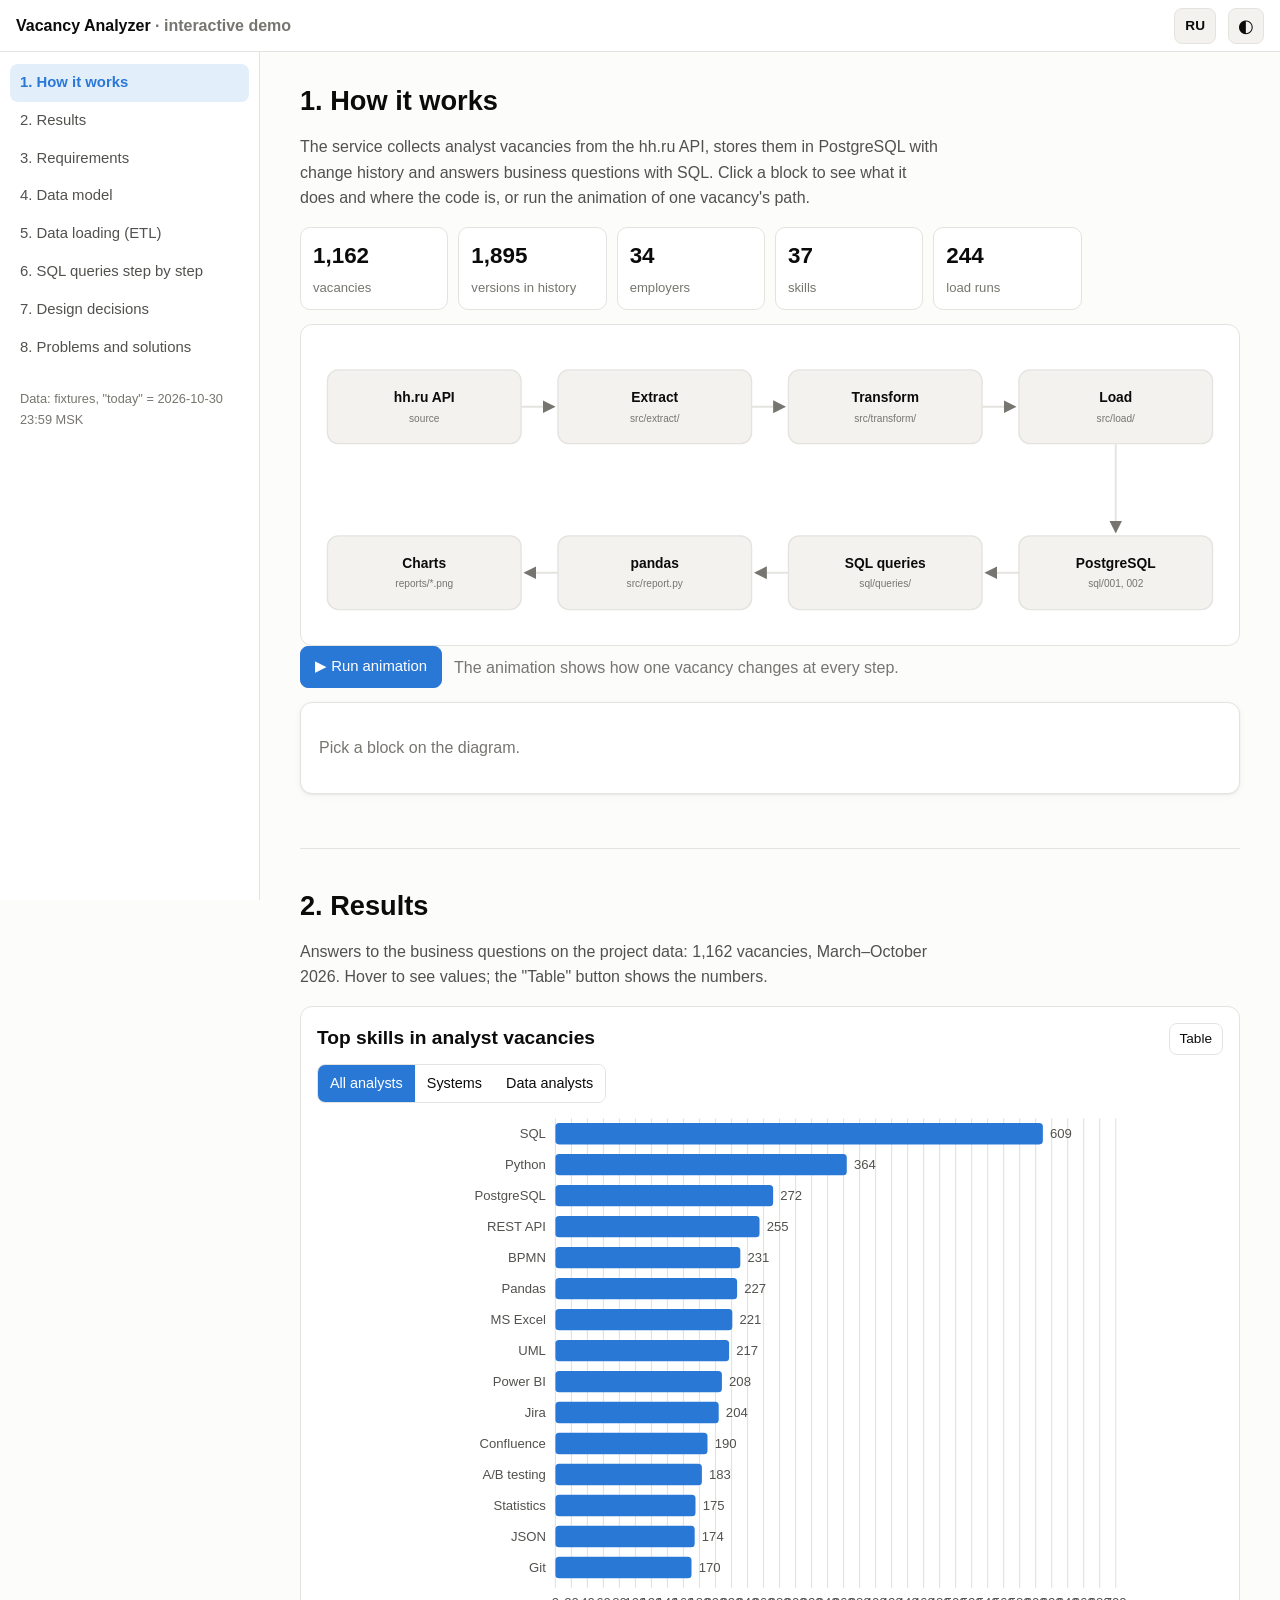
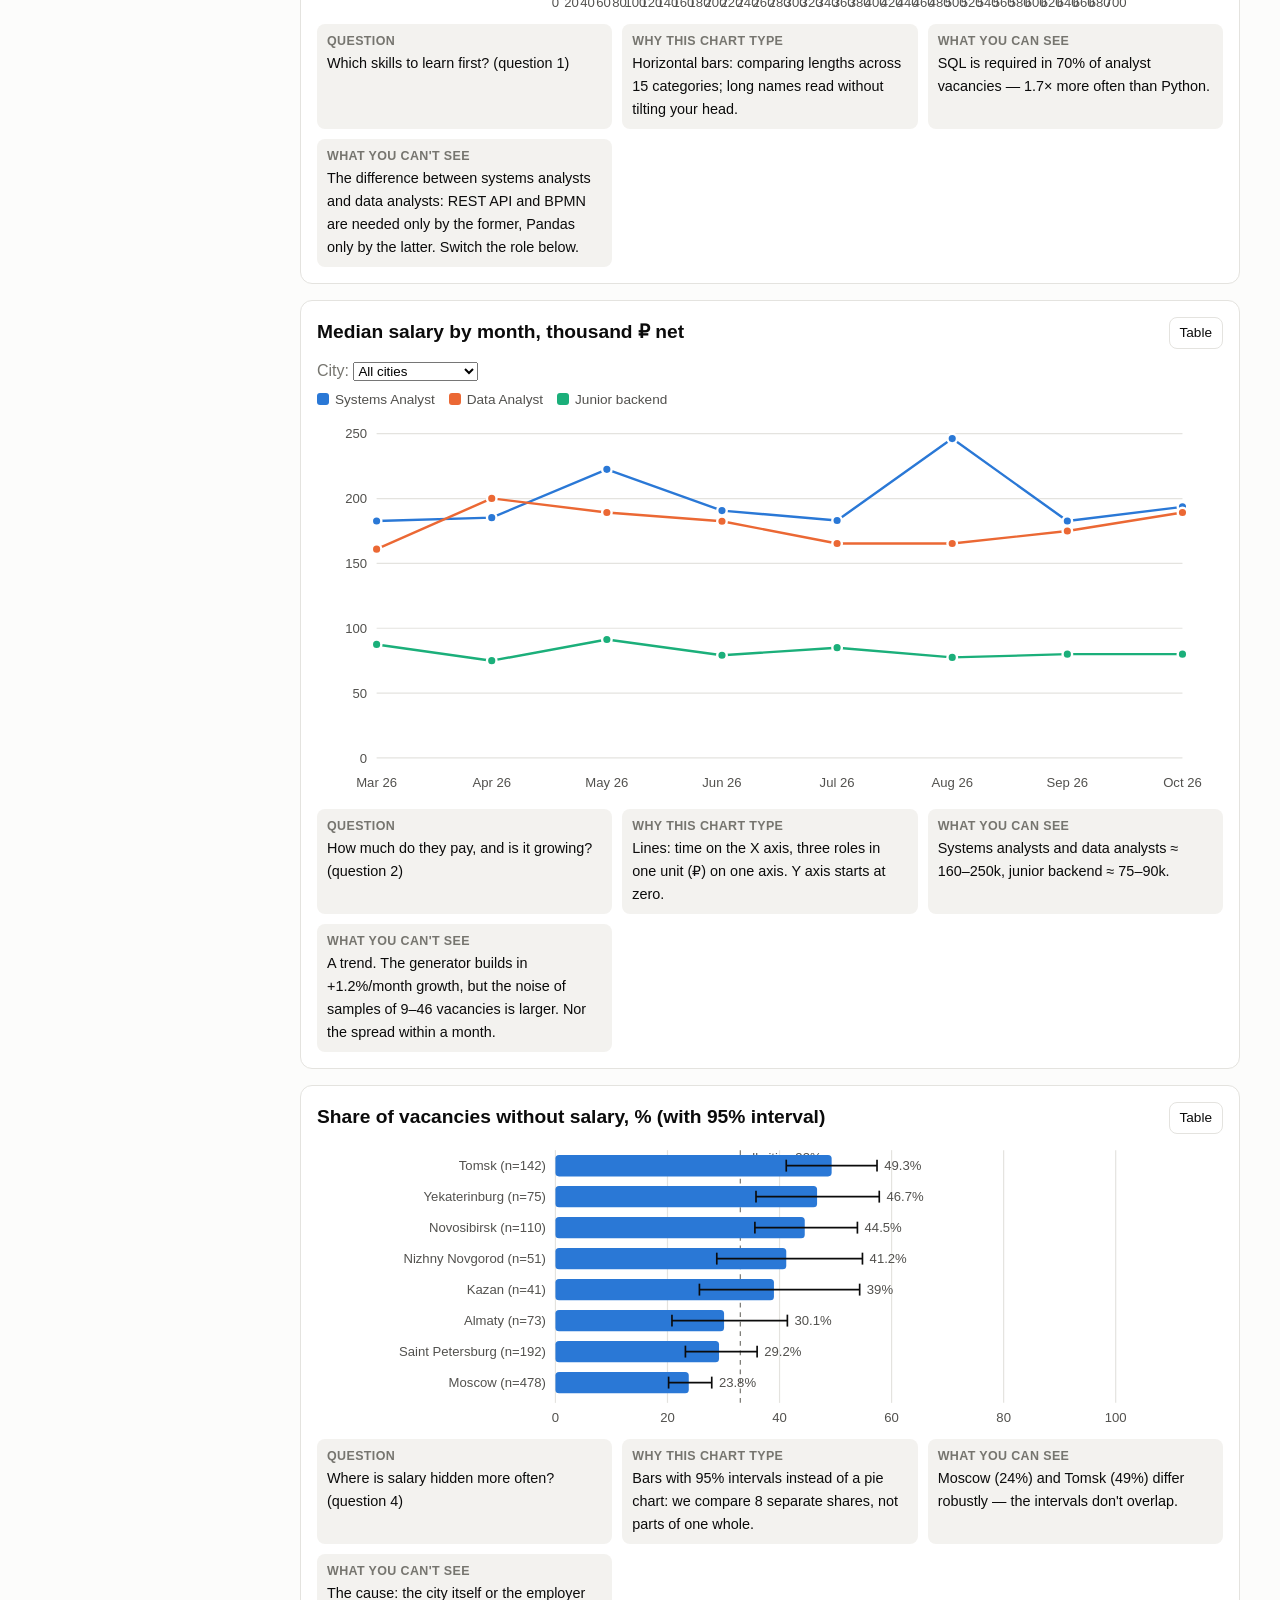
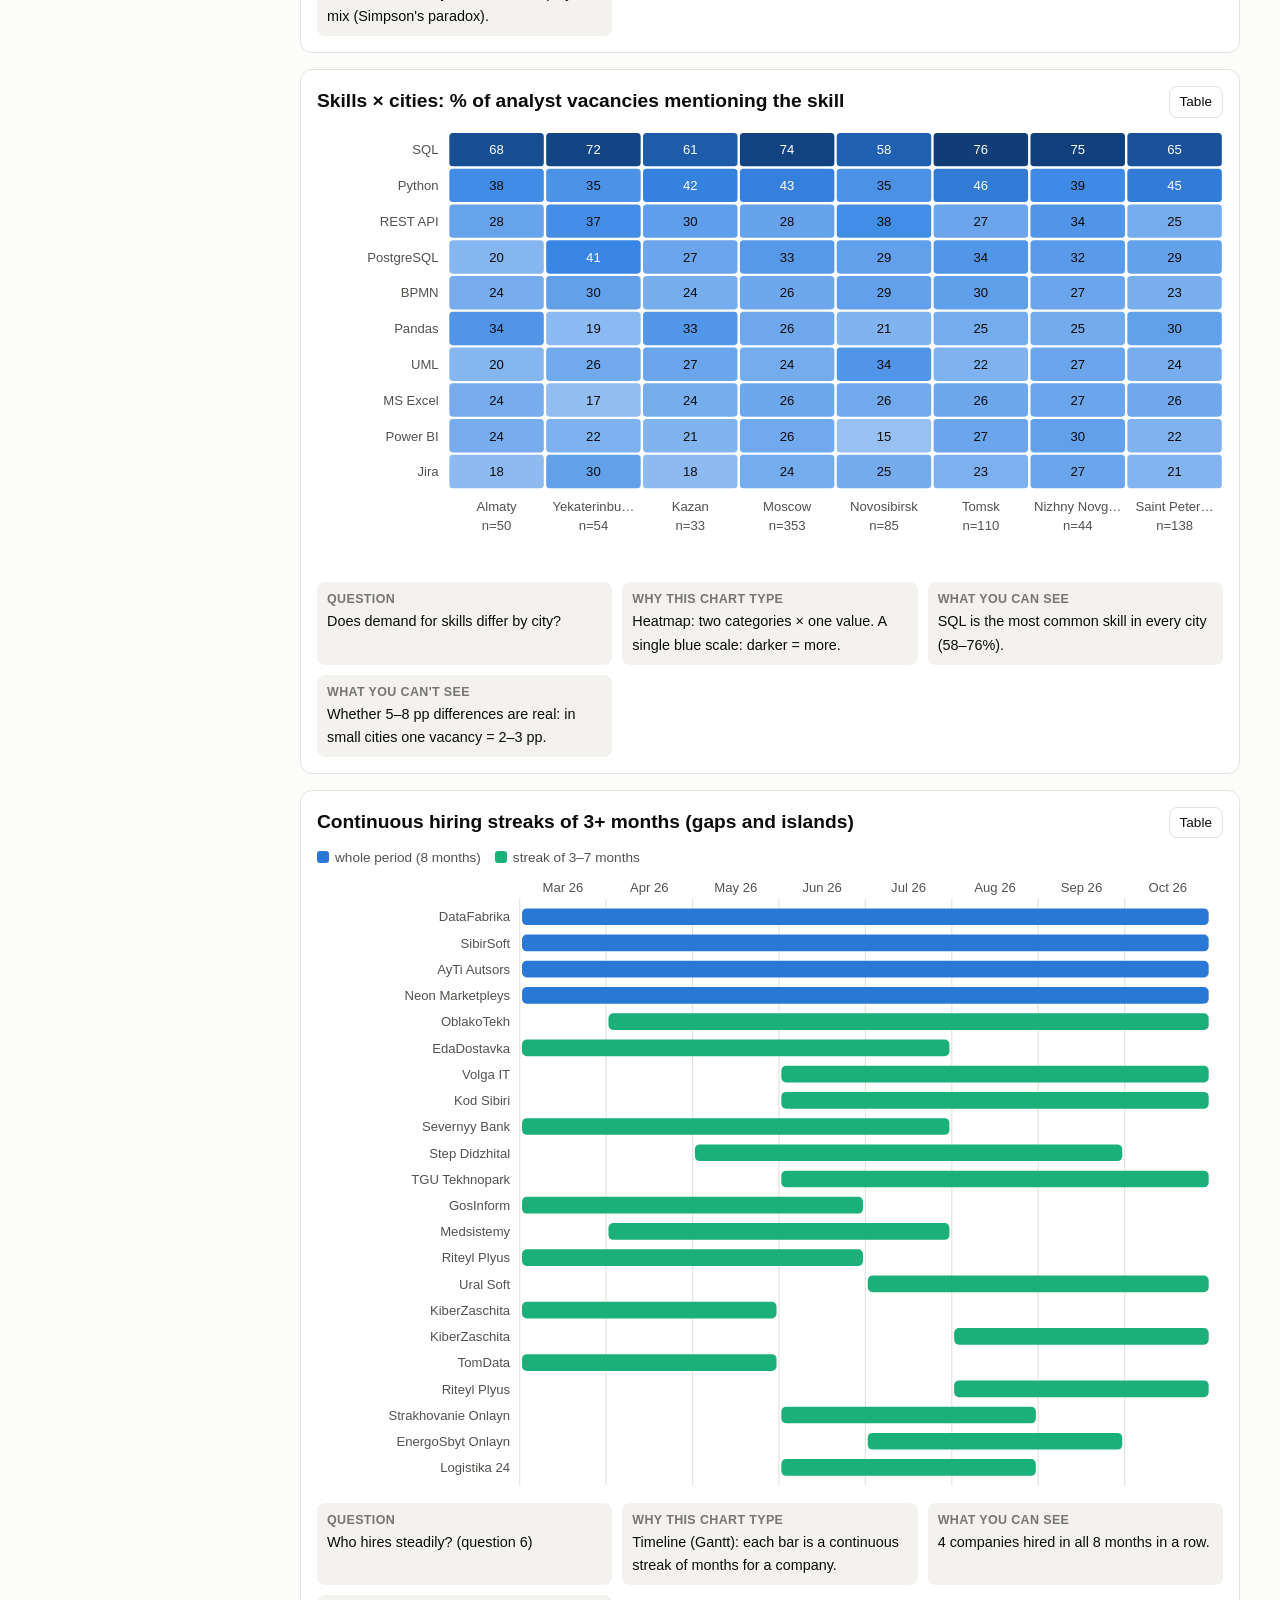
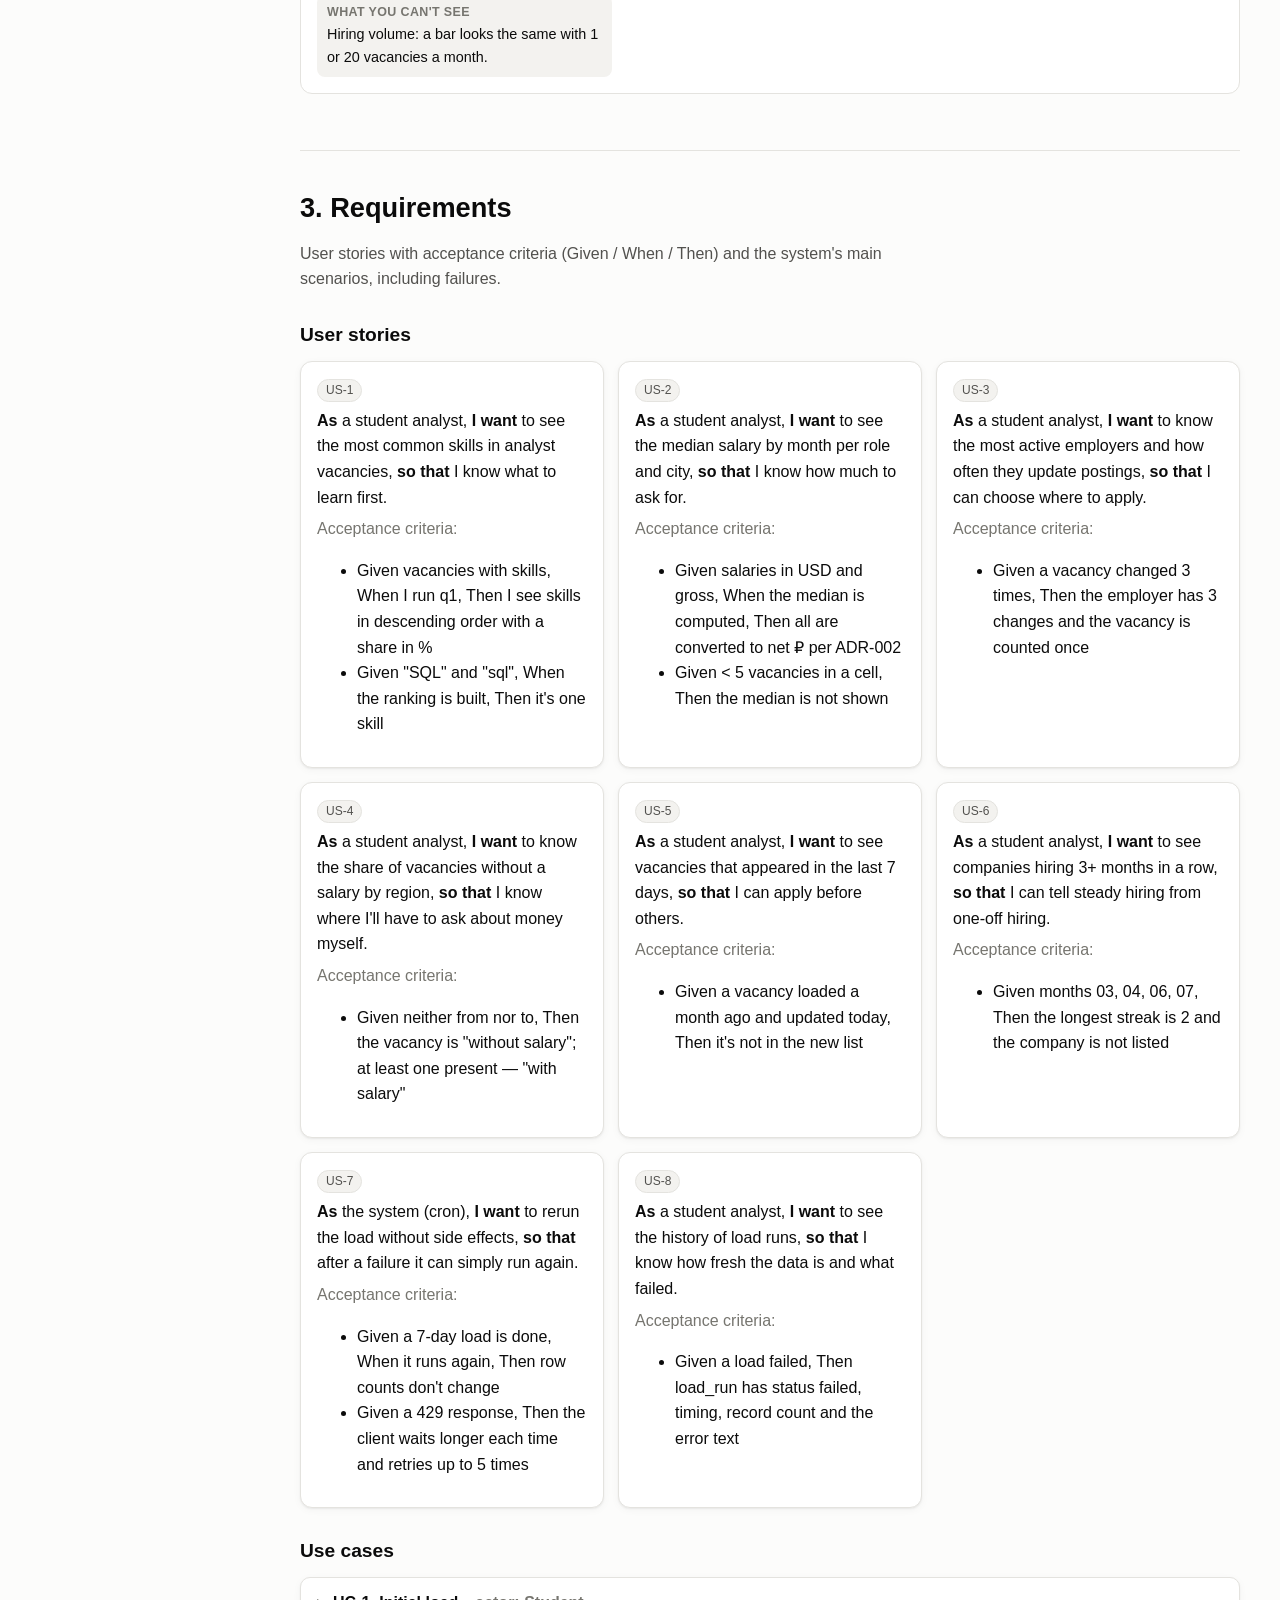
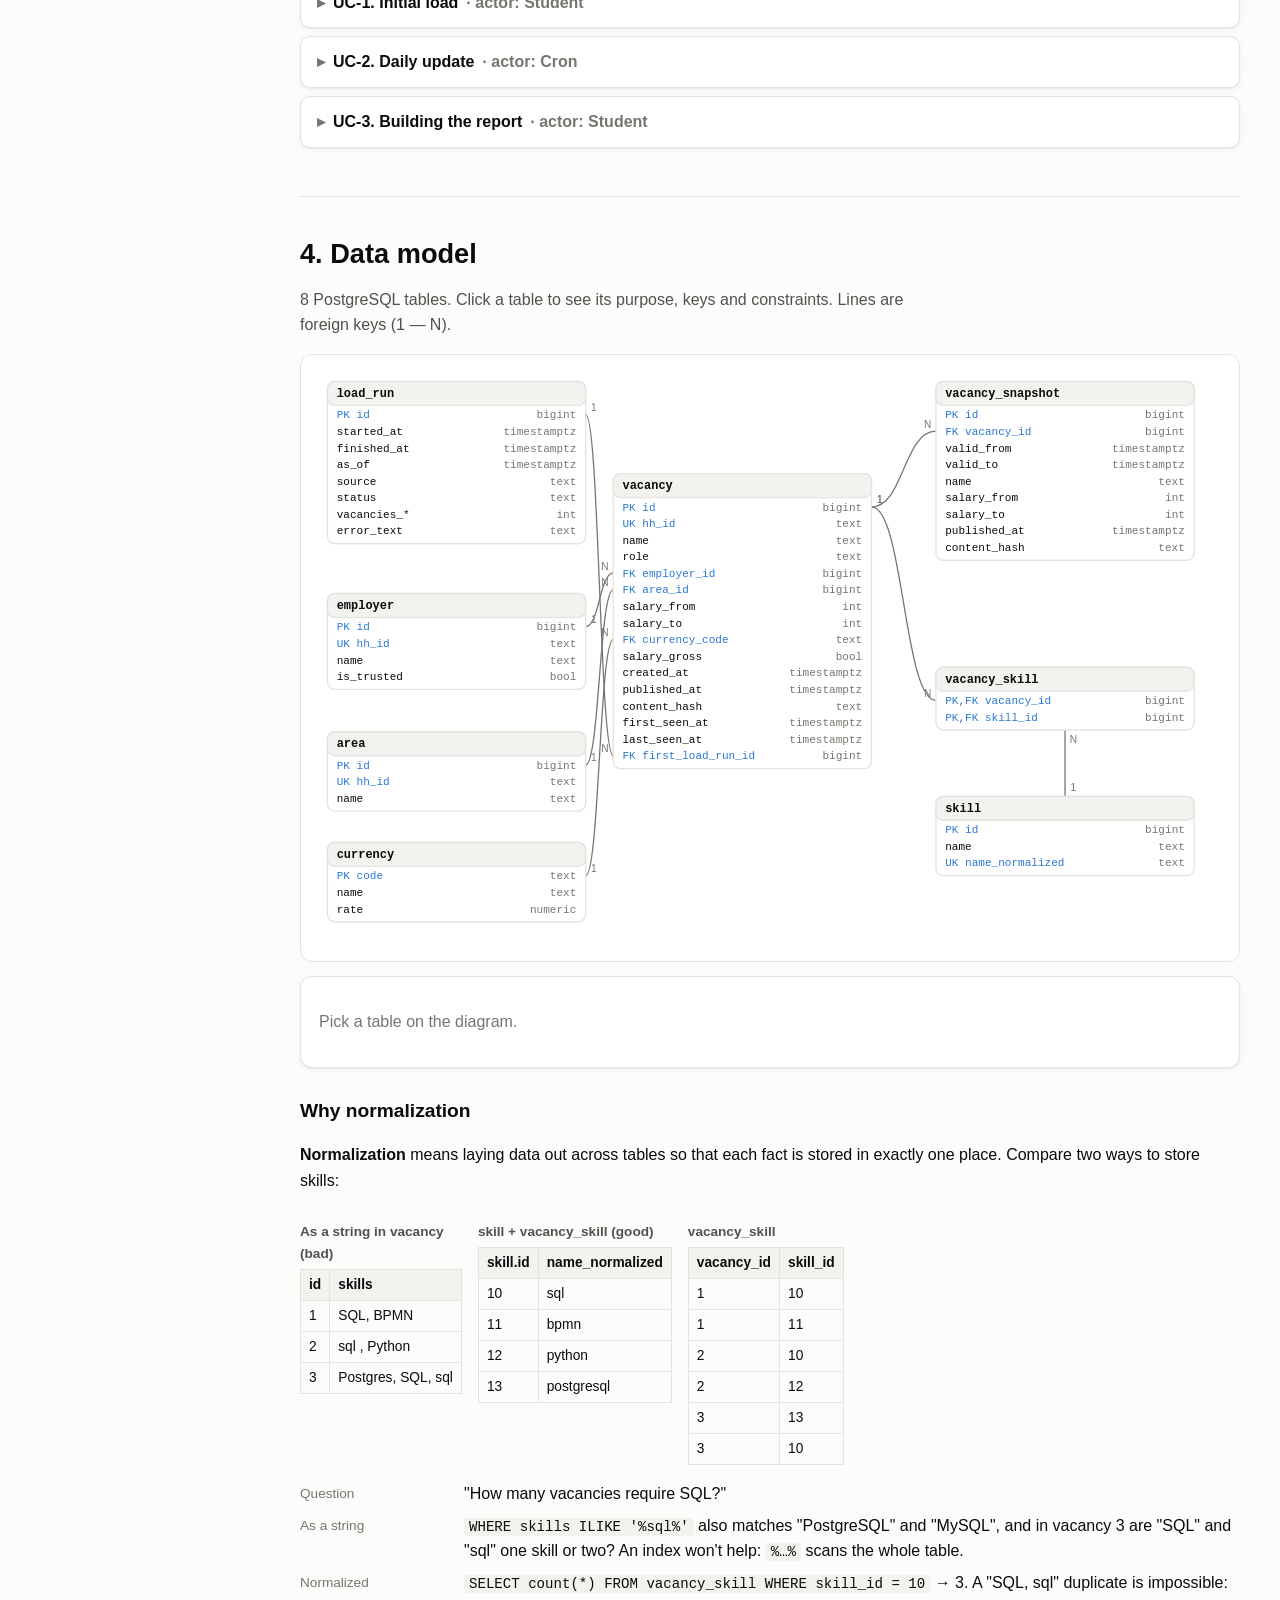
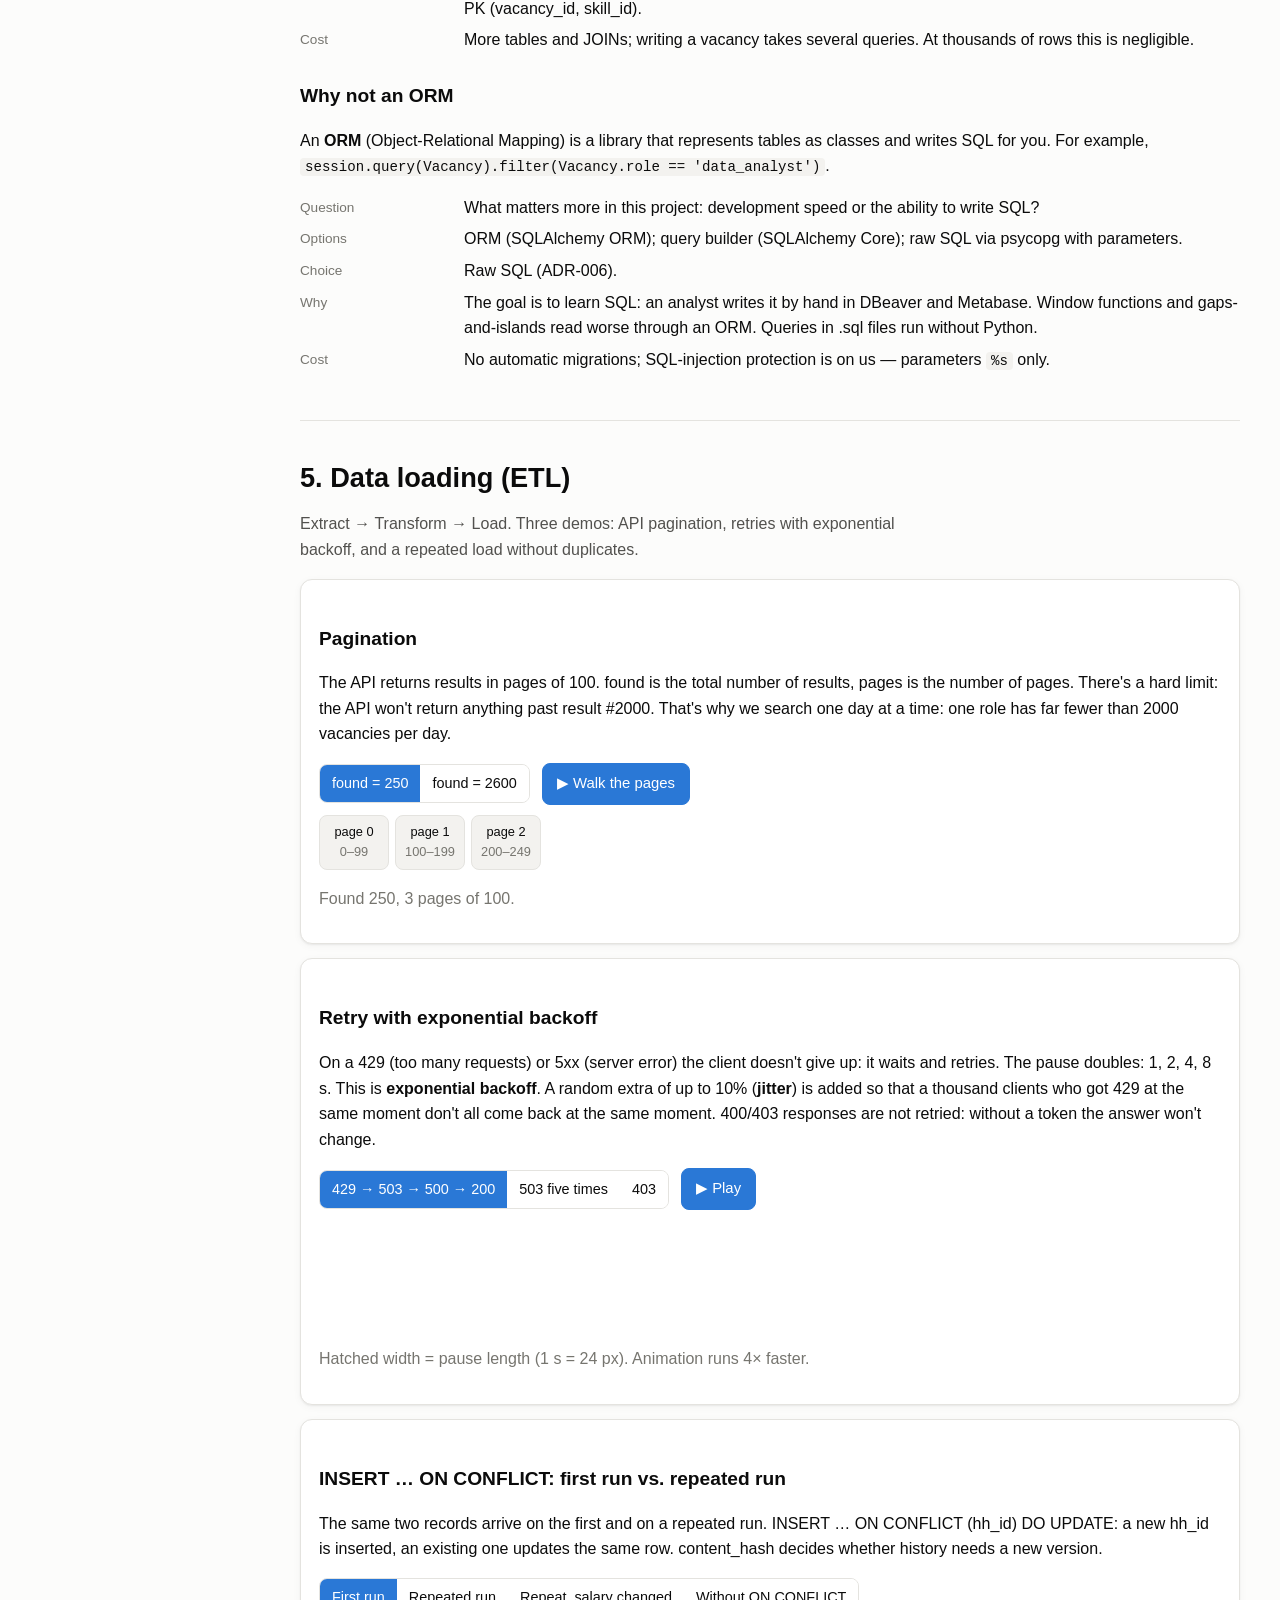
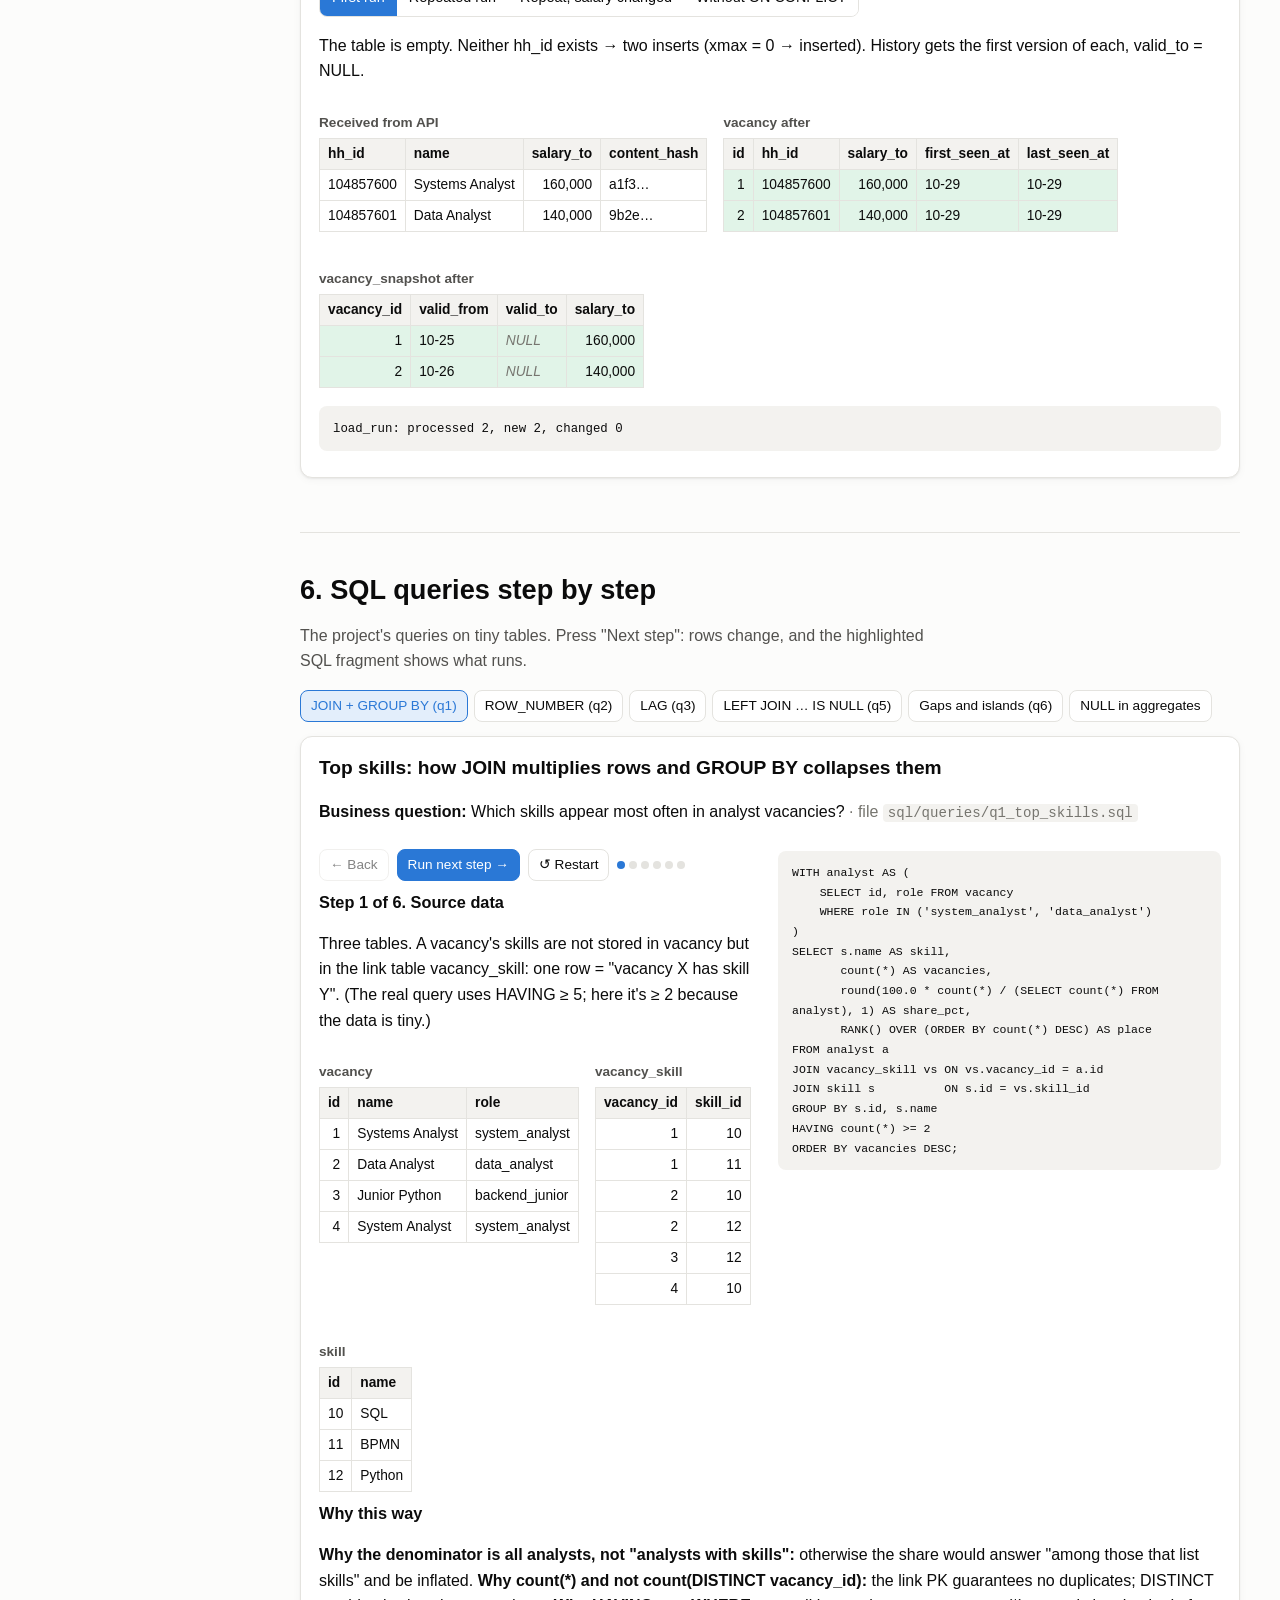
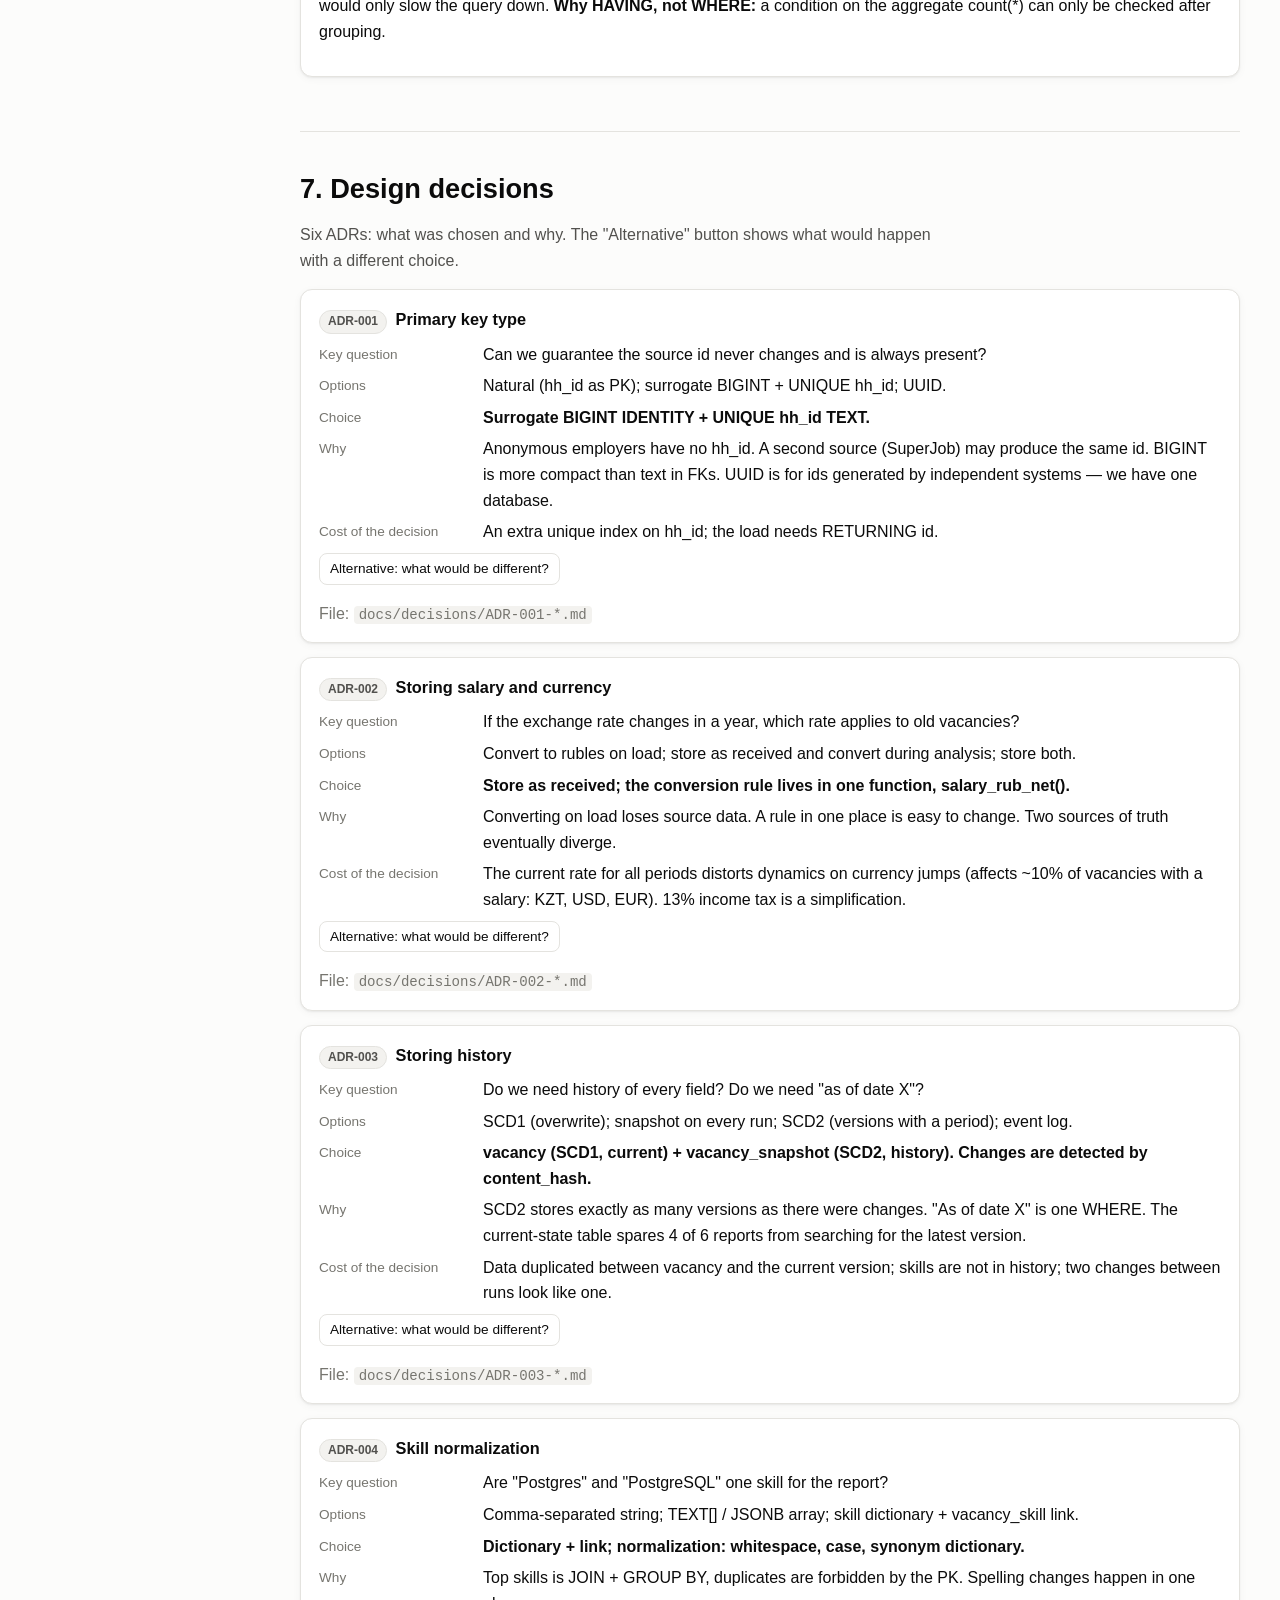
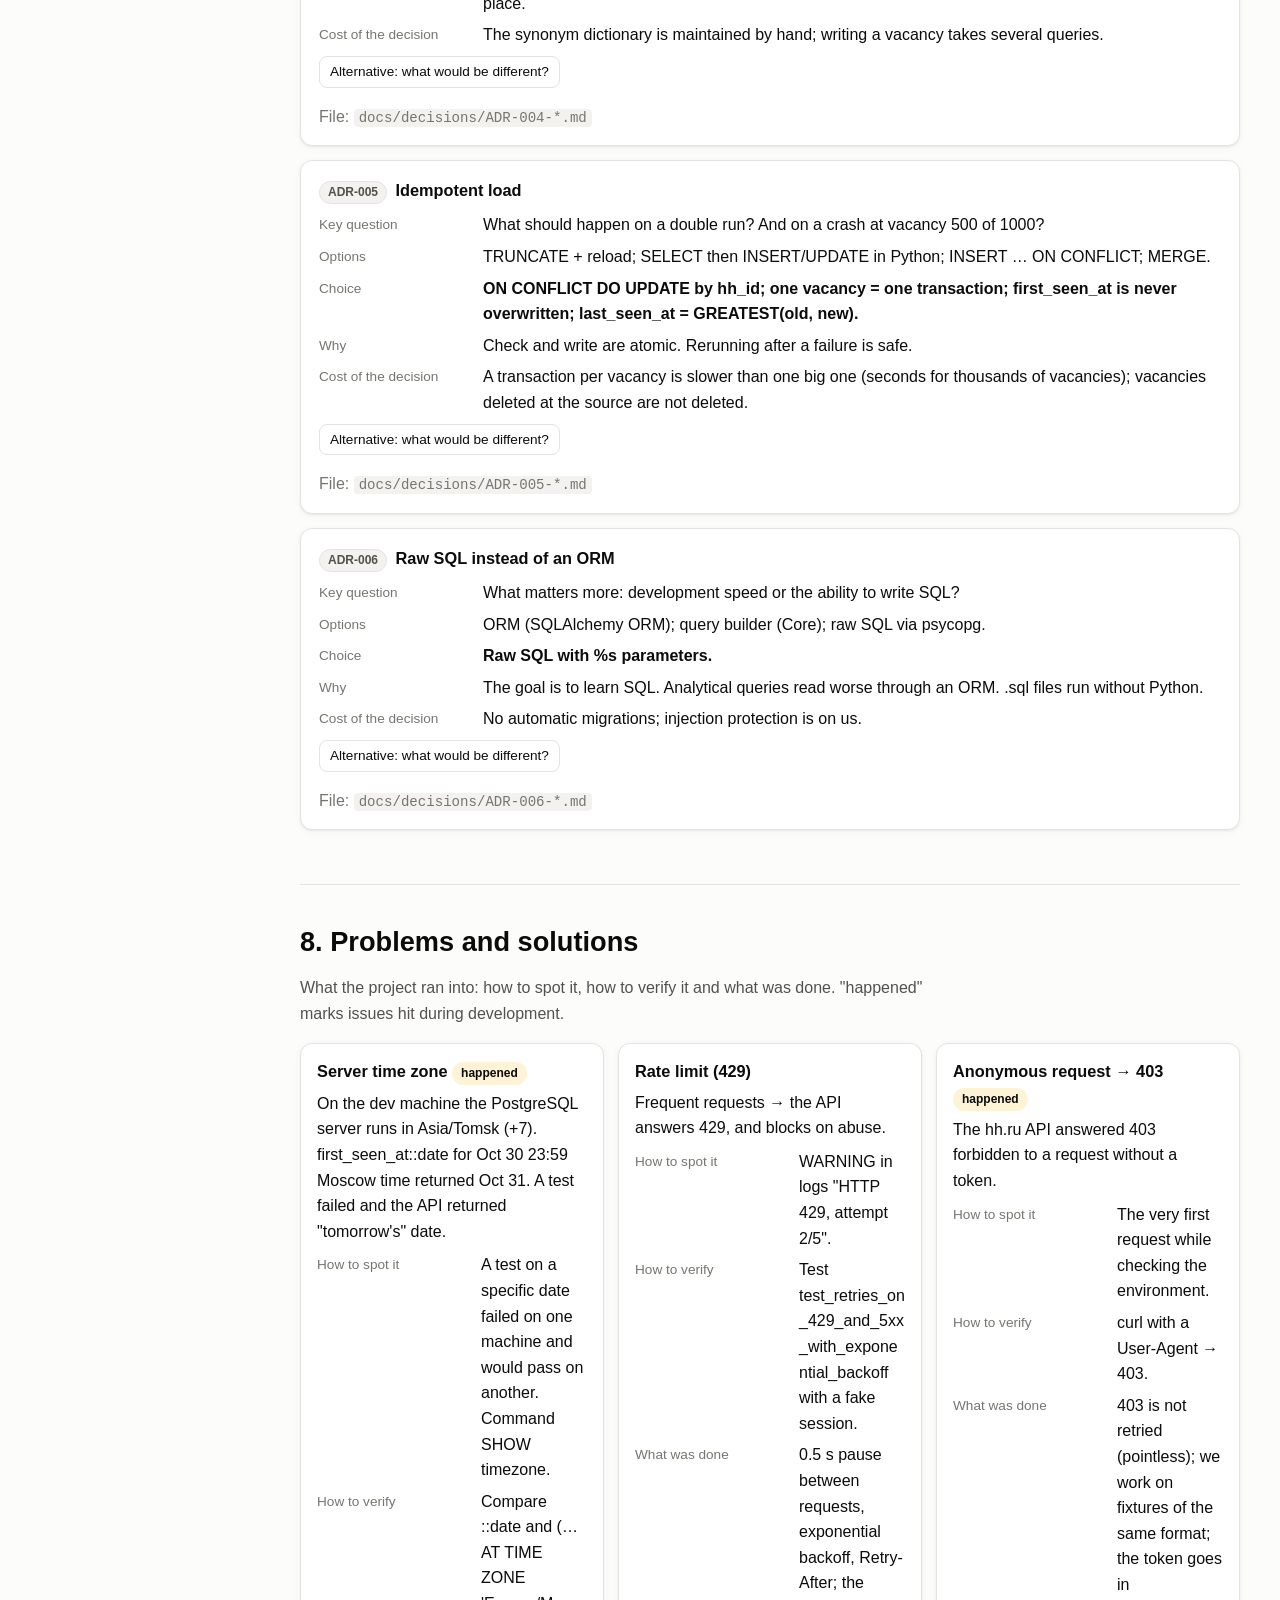
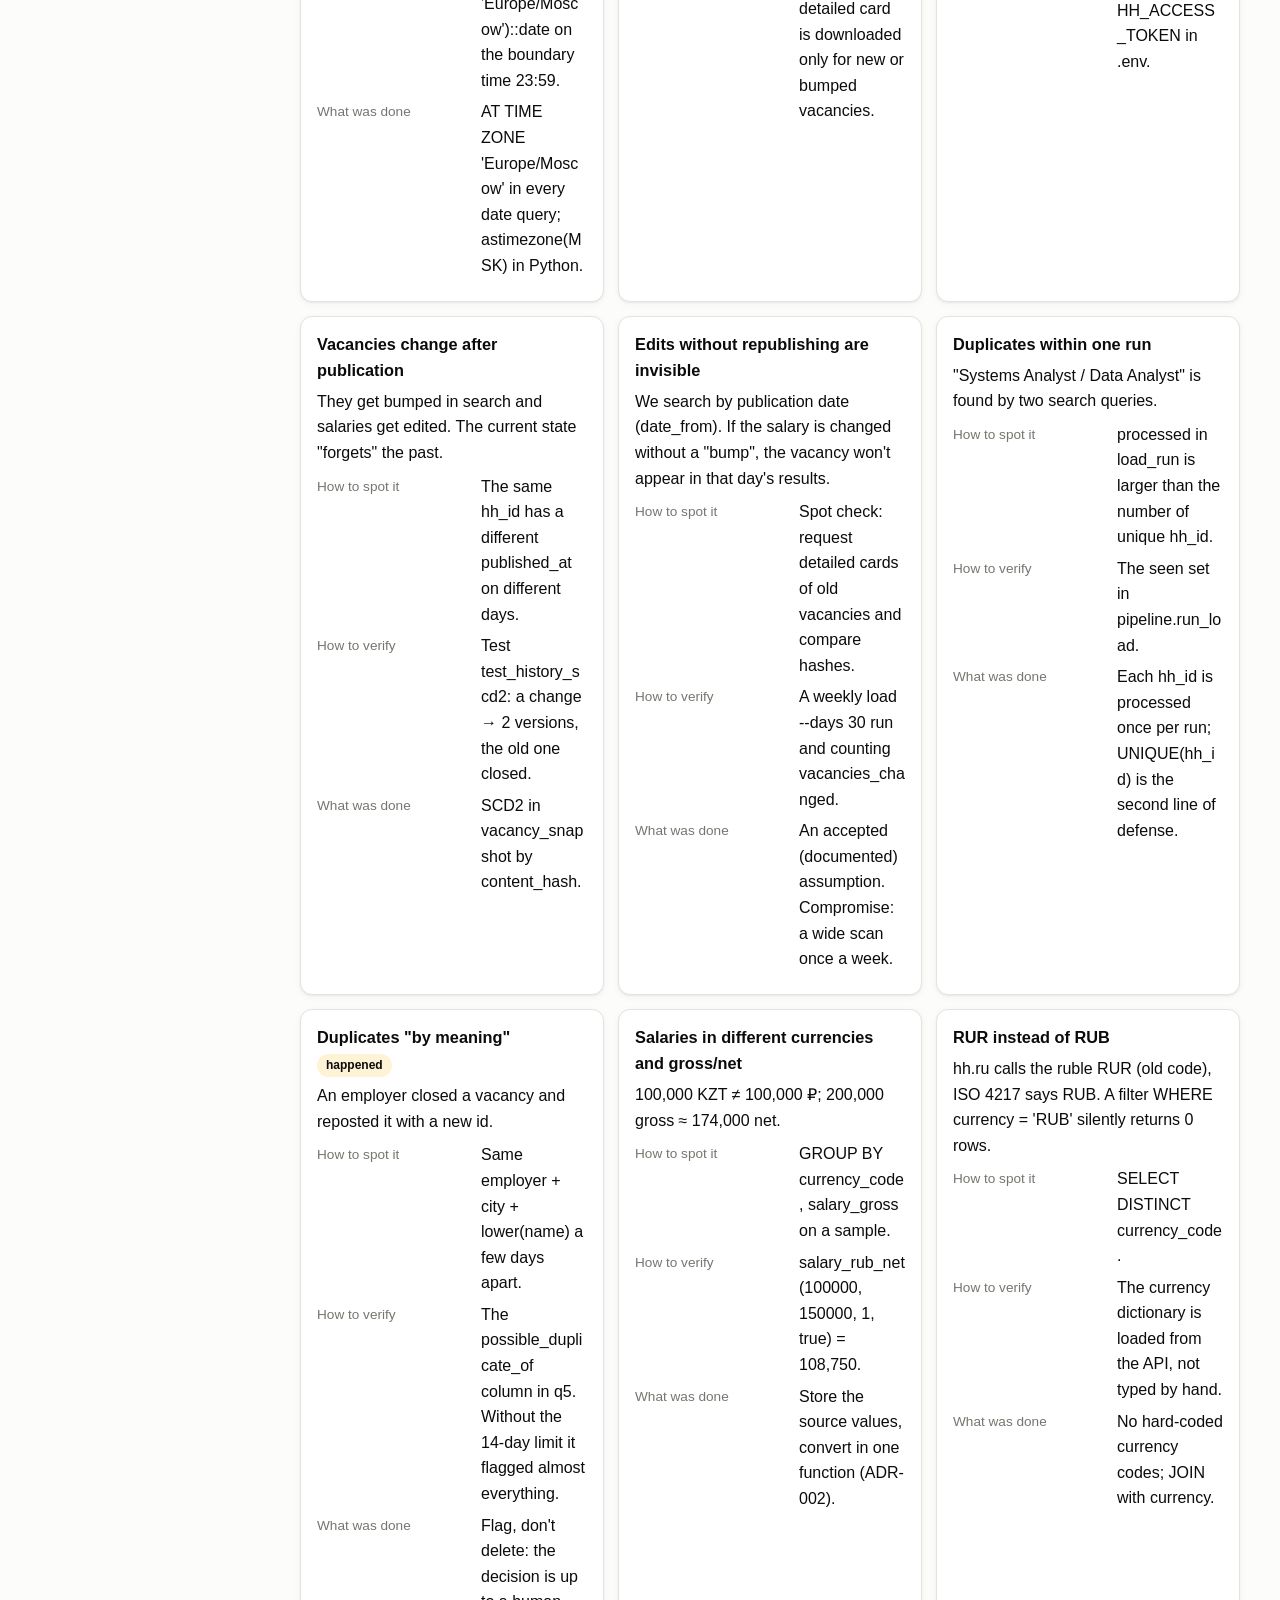
<file: index.html>
<!doctype html>
<html lang="ru">
<head>
<meta charset="utf-8">
<meta name="viewport" content="width=device-width, initial-scale=1">
<title>Vacancy Analyzer</title>
<meta name="description" content="Interactive walkthrough of a systems analyst project: from a business question to SQL and charts">
<link rel="stylesheet" href="styles.css">
</head>
<body>
<header class="topbar">
  <button class="nav-toggle" id="navToggle" aria-label="Menu" aria-expanded="false">☰</button>
  <div class="brand" data-i18n="brand"></div>
  <button class="lang-toggle" id="langToggle">EN</button>
  <button class="theme-toggle" id="themeToggle" aria-label="Theme">◐</button>
</header>

<nav class="sidebar" id="sidebar" aria-label="Sections">
  <ol id="navList"></ol>
  <p class="sidebar-note" data-i18n="sidebarNote"></p>
</nav>

<main id="main">
  <section id="map" class="section">
    <h1 data-i18n="h_map"></h1>
    <p class="lead" data-i18n="lead_map"></p>
    <div class="stats" id="stats"></div>
    <div class="map-wrap">
      <svg id="mapSvg" viewBox="0 0 1000 330" role="img" aria-label="Data flow"></svg>
    </div>
    <div class="row gap">
      <button class="btn primary" id="animBtn" data-i18n="animBtn"></button>
      <span class="muted" id="animCaption" data-i18n="animCaption"></span>
    </div>
    <div class="panel" id="mapDetails"><p class="muted" data-i18n="mapPlaceholder"></p></div>
  </section>

  <section id="charts" class="section">
    <h1 data-i18n="h_charts"></h1>
    <p class="lead" data-i18n="lead_charts"></p>
    <div id="chartList"></div>
  </section>

  <section id="requirements" class="section">
    <h1 data-i18n="h_requirements"></h1>
    <p class="lead" data-i18n="lead_requirements"></p>
    <h2 data-i18n="h2_stories"></h2>
    <div id="stories" class="cards"></div>
    <h2 data-i18n="h2_usecases"></h2>
    <div id="usecases"></div>
  </section>

  <section id="model" class="section">
    <h1 data-i18n="h_model"></h1>
    <p class="lead" data-i18n="lead_model"></p>
    <div class="er-wrap"><svg id="erSvg" viewBox="0 0 1000 640" role="img" aria-label="ER diagram"></svg></div>
    <div class="panel" id="erDetails"><p class="muted" data-i18n="erPlaceholder"></p></div>
    <div id="modelExtra"></div>
  </section>

  <section id="etl" class="section">
    <h1 data-i18n="h_etl"></h1>
    <p class="lead" data-i18n="lead_etl"></p>
    <div id="etlDemos"></div>
  </section>

  <section id="sql" class="section">
    <h1 data-i18n="h_sql"></h1>
    <p class="lead" data-i18n="lead_sql"></p>
    <div class="tabs" id="sqlTabs" role="tablist"></div>
    <div id="sqlLesson"></div>
  </section>

  <section id="decisions" class="section">
    <h1 data-i18n="h_decisions"></h1>
    <p class="lead" data-i18n="lead_decisions"></p>
    <div id="adrList"></div>
  </section>

  <section id="pitfalls" class="section">
    <h1 data-i18n="h_pitfalls"></h1>
    <p class="lead" data-i18n="lead_pitfalls"></p>
    <div id="pitfallList" class="cards"></div>
  </section>

  <footer class="footer muted" data-i18n="footer"></footer>
</main>

<div class="tooltip" id="tooltip" role="tooltip" hidden></div>

<script src="data.js"></script>
<script src="i18n.js"></script>
<script src="content-1.js"></script>
<script src="content-2.js"></script>
<script src="content-3.js"></script>
<script src="content-1.en.js"></script>
<script src="content-2.en.js"></script>
<script src="content-3.en.js"></script>
<script src="app.js"></script>
</body>
</html>
</file>
<file: styles.css>
:root {
  color-scheme: light;
  --bg: #fcfcfb;
  --surface: #ffffff;
  --surface-2: #f3f2ef;
  --border: #e4e3df;
  --text: #0b0b0b;
  --text-2: #52514e;
  --muted: #76756f;
  --accent: #2a78d6;
  --accent-soft: #e3eefb;
  --s1: #2a78d6;    --s2: #eb6834;    --s3: #1baf7a;    --good: #0f7a3d;
  --good-soft: #e1f4e8;
  --bad: #c0362c;
  --bad-soft: #fbe4e2;
  --warn-soft: #fff3d6;
  --hl-a: #dcebfc;
  --hl-b: #fde3d6;
  --hl-c: #d9f3e8;
  --hl-d: #efe6fb;
  --code-bg: #f3f2ef;
  --shadow: 0 1px 2px rgba(0,0,0,.06), 0 2px 8px rgba(0,0,0,.04);
}
@media (prefers-color-scheme: dark) {
  :root:not([data-theme="light"]) {
    color-scheme: dark;
    --bg: #141413; --surface: #1c1c1b; --surface-2: #262624; --border: #3a3936;
    --text: #f0efec; --text-2: #c3c2b7; --muted: #9a998f;
    --accent: #3987e5; --accent-soft: #1d2f47;
    --s1: #3987e5; --s2: #d95926; --s3: #199e70;
    --good: #4cc27c; --good-soft: #17301f; --bad: #ef6b60; --bad-soft: #3a1c1a; --warn-soft: #3a2f12;
    --hl-a: #1d3350; --hl-b: #47271a; --hl-c: #143a2b; --hl-d: #2f2547;
    --code-bg: #232321; --shadow: none;
  }
}
:root[data-theme="dark"] {
  color-scheme: dark;
  --bg: #141413; --surface: #1c1c1b; --surface-2: #262624; --border: #3a3936;
  --text: #f0efec; --text-2: #c3c2b7; --muted: #9a998f;
  --accent: #3987e5; --accent-soft: #1d2f47;
  --s1: #3987e5; --s2: #d95926; --s3: #199e70;
  --good: #4cc27c; --good-soft: #17301f; --bad: #ef6b60; --bad-soft: #3a1c1a; --warn-soft: #3a2f12;
  --hl-a: #1d3350; --hl-b: #47271a; --hl-c: #143a2b; --hl-d: #2f2547;
  --code-bg: #232321; --shadow: none;
}

* { box-sizing: border-box; }
html { scroll-behavior: smooth; scroll-padding-top: 64px; }
body {
  margin: 0; background: var(--bg); color: var(--text);
  font: 16px/1.6 -apple-system, BlinkMacSystemFont, "Segoe UI", Roboto, "Helvetica Neue", Arial, sans-serif;
}
code, pre { font-family: ui-monospace, "SF Mono", Menlo, Consolas, monospace; font-size: .88em; }
code { background: var(--code-bg); padding: 1px 5px; border-radius: 4px; }
pre { background: var(--code-bg); padding: 12px 14px; border-radius: 8px; overflow-x: auto; line-height: 1.5; margin: 10px 0; }
pre code { background: none; padding: 0; }
a { color: var(--accent); }
h1 { font-size: 1.7rem; line-height: 1.25; margin: 0 0 8px; }
h2 { font-size: 1.2rem; margin: 28px 0 10px; }
h3 { font-size: 1.02rem; margin: 0 0 6px; }
.lead { color: var(--text-2); max-width: 72ch; }
.muted { color: var(--muted); }
.row { display: flex; align-items: center; }
.gap { gap: 12px; }
.wrap { flex-wrap: wrap; }

.topbar {
  position: fixed; inset: 0 0 auto 0; height: 52px; z-index: 30;
  display: flex; align-items: center; gap: 12px; padding: 0 16px;
  background: var(--surface); border-bottom: 1px solid var(--border);
}
.brand { font-weight: 650; flex: 1; white-space: nowrap; overflow: hidden; text-overflow: ellipsis; }
.nav-toggle, .theme-toggle {
  border: 1px solid var(--border); background: var(--surface-2); color: var(--text);
  border-radius: 8px; width: 36px; height: 36px; cursor: pointer; font-size: 18px;
}
.nav-toggle { display: none; }
.sidebar {
  position: fixed; top: 52px; bottom: 0; left: 0; width: 260px; overflow-y: auto; z-index: 20;
  background: var(--surface); border-right: 1px solid var(--border); padding: 12px 10px;
}
.sidebar ol { list-style: none; margin: 0; padding: 0; }
.sidebar a {
  display: block; padding: 7px 10px; border-radius: 8px; color: var(--text-2);
  text-decoration: none; font-size: .93rem;
}
.sidebar a:hover { background: var(--surface-2); color: var(--text); }
.sidebar a.active { background: var(--accent-soft); color: var(--accent); font-weight: 600; }
.sidebar-note { font-size: .8rem; color: var(--muted); padding: 10px; }
main { margin-left: 260px; padding: 76px 40px 40px; max-width: 1180px; }
.section { padding: 8px 0 40px; border-bottom: 1px solid var(--border); margin-bottom: 32px; }
.footer { padding: 20px 0; font-size: .85rem; }

@media (max-width: 860px) {
  .nav-toggle { display: inline-block; }
  .sidebar { transform: translateX(-100%); transition: transform .2s; width: 280px; box-shadow: var(--shadow); }
  .sidebar.open { transform: none; }
  main { margin-left: 0; padding: 72px 16px 32px; }
  h1 { font-size: 1.4rem; }
}

.btn {
  border: 1px solid var(--border); background: var(--surface); color: var(--text);
  border-radius: 8px; padding: 8px 14px; cursor: pointer; font: inherit; font-size: .93rem;
}
.btn:hover { background: var(--surface-2); }
.btn:disabled { opacity: .5; cursor: default; }
.btn.primary { background: var(--accent); border-color: var(--accent); color: #fff; }
.btn.primary:hover { filter: brightness(1.08); }
.btn.small { padding: 4px 10px; font-size: .85rem; }
.btn.active { background: var(--accent-soft); border-color: var(--accent); color: var(--accent); }
.panel {
  background: var(--surface); border: 1px solid var(--border); border-radius: 12px;
  padding: 16px 18px; margin: 14px 0; box-shadow: var(--shadow);
}
.cards { display: grid; grid-template-columns: repeat(auto-fill, minmax(300px, 1fr)); gap: 14px; }
.card {
  background: var(--surface); border: 1px solid var(--border); border-radius: 12px;
  padding: 14px 16px; box-shadow: var(--shadow); min-width: 0;
}
.card p { margin: 6px 0; }
.tag {
  display: inline-block; font-size: .75rem; padding: 1px 8px; border-radius: 99px;
  background: var(--surface-2); color: var(--text-2); margin-right: 4px; border: 1px solid var(--border);
}
.tag.trap { background: var(--bad-soft); color: var(--bad); border-color: transparent; }
.tag.met { background: var(--warn-soft); color: var(--text); border-color: transparent; }
.stats { display: grid; grid-template-columns: repeat(auto-fill, minmax(140px, 1fr)); gap: 10px; margin: 14px 0; }
.stat { background: var(--surface); border: 1px solid var(--border); border-radius: 10px; padding: 10px 12px; }
.stat b { display: block; font-size: 1.4rem; }
.stat span { color: var(--muted); font-size: .82rem; }

.qvcw { display: grid; grid-template-columns: 150px 1fr; gap: 6px 14px; margin: 8px 0; }
.qvcw dt { color: var(--muted); font-size: .85rem; padding-top: 2px; }
.qvcw dd { margin: 0; }
@media (max-width: 600px) { .qvcw { grid-template-columns: 1fr; } .qvcw dt { padding-top: 6px; } }

details.acc {
  background: var(--surface); border: 1px solid var(--border); border-radius: 10px;
  margin: 8px 0; box-shadow: var(--shadow);
}
details.acc > summary {
  cursor: pointer; padding: 12px 16px; font-weight: 600; list-style: none; display: flex; gap: 8px; align-items: baseline;
}
details.acc > summary::-webkit-details-marker { display: none; }
details.acc > summary::before { content: "▸"; color: var(--muted); transition: transform .15s; }
details.acc[open] > summary::before { transform: rotate(90deg); }
details.acc > .acc-body { padding: 0 16px 14px 34px; }

.map-wrap, .er-wrap { background: var(--surface); border: 1px solid var(--border); border-radius: 12px; padding: 8px; overflow-x: auto; }
.map-wrap svg { min-width: 640px; width: 100%; height: auto; display: block; }
.er-wrap svg { min-width: 760px; width: 100%; height: auto; display: block; }
.node rect { fill: var(--surface-2); stroke: var(--border); stroke-width: 1.5; transition: fill .15s; }
.node text { fill: var(--text); font-size: 15px; font-weight: 600; pointer-events: none; }
.node .sub { fill: var(--muted); font-size: 11px; font-weight: 400; }
.node { cursor: pointer; }
.node:hover rect, .node:focus rect { stroke: var(--accent); }
.node.active rect { fill: var(--accent-soft); stroke: var(--accent); stroke-width: 2; }
.node.pulse rect { fill: var(--accent-soft); stroke: var(--accent); }
.edge { stroke: var(--border); stroke-width: 2; fill: none; }
.edge-arrow { fill: var(--muted); }
.packet { fill: var(--s2); stroke: var(--surface); stroke-width: 2; }
.er-table rect.body { fill: var(--surface); stroke: var(--border); stroke-width: 1.5; }
.er-table rect.head { fill: var(--surface-2); stroke: var(--border); stroke-width: 1.5; }
.er-table text { fill: var(--text); font-size: 12px; font-family: ui-monospace, Menlo, monospace; }
.er-table text.title { font-weight: 700; font-size: 13px; }
.er-table text.key { fill: var(--accent); }
.er-table text.type { fill: var(--muted); }
.er-table { cursor: pointer; }
.er-table:hover rect.head, .er-table.active rect.head { fill: var(--accent-soft); stroke: var(--accent); }
.er-table.active rect.body { stroke: var(--accent); }
.er-link { stroke: var(--muted); stroke-width: 1.4; fill: none; }
.er-link.active { stroke: var(--accent); stroke-width: 2.4; }
.er-card { fill: var(--muted); font-size: 11px; }

.tbl-wrap { overflow-x: auto; margin: 8px 0; }
table.data { border-collapse: collapse; font-size: .86rem; min-width: 100%; }
table.data caption { text-align: left; font-weight: 600; padding: 4px 0; color: var(--text-2); font-size: .85rem; }
table.data th, table.data td { border: 1px solid var(--border); padding: 4px 8px; text-align: left; white-space: nowrap; }
table.data th { background: var(--surface-2); font-weight: 600; }
table.data td.num { text-align: right; font-variant-numeric: tabular-nums; }
table.data td.null { color: var(--muted); font-style: italic; }
tr.hl-a td { background: var(--hl-a); }
tr.hl-b td { background: var(--hl-b); }
tr.hl-c td { background: var(--hl-c); }
tr.hl-d td { background: var(--hl-d); }
tr.dim td { opacity: .35; text-decoration: line-through; }
tr.new td { background: var(--good-soft); }
tr.upd td { background: var(--warn-soft); }
td.cell-hl { outline: 2px solid var(--accent); outline-offset: -2px; font-weight: 700; }
.tables-row { display: flex; gap: 16px; flex-wrap: wrap; align-items: flex-start; }
.tables-row > .tbl-wrap { flex: 0 1 auto; }

.tabs { display: flex; flex-wrap: wrap; gap: 6px; margin: 10px 0 14px; }
.lesson-grid { display: grid; grid-template-columns: minmax(0, 1fr) minmax(0, 1fr); gap: 16px; }
@media (max-width: 1000px) { .lesson-grid { grid-template-columns: minmax(0, 1fr); } }
.sql-code .mark { background: var(--warn-soft); outline: 1px solid var(--s4, #eda100); border-radius: 3px; }
.stepper { display: flex; align-items: center; gap: 8px; flex-wrap: wrap; margin: 8px 0; }
.step-dots { display: flex; gap: 4px; }
.step-dots span { width: 8px; height: 8px; border-radius: 50%; background: var(--border); }
.step-dots span.on { background: var(--accent); }
.step-text { min-height: 3em; }

.timeline { position: relative; display: flex; gap: 6px; align-items: flex-end; min-height: 120px; padding: 10px 0; overflow-x: auto; }
.tl-item { display: flex; flex-direction: column; align-items: center; gap: 4px; font-size: .78rem; flex: 0 0 auto; }
.tl-req { width: 54px; height: 34px; border-radius: 6px; display: grid; place-items: center; font-weight: 700; color: #fff; }
.tl-req.r429, .tl-req.r503, .tl-req.r500 { background: var(--bad); }
.tl-req.r200 { background: var(--good); }
.tl-wait { height: 10px; background: repeating-linear-gradient(45deg, var(--border), var(--border) 4px, transparent 4px, transparent 8px); border-radius: 4px; align-self: center; }
.pages { display: flex; gap: 6px; flex-wrap: wrap; margin: 10px 0; }
.page-box { width: 70px; padding: 6px; border: 1px solid var(--border); border-radius: 8px; text-align: center; font-size: .8rem; background: var(--surface-2); transition: background .2s; }
.page-box.done { background: var(--good-soft); border-color: var(--good); }
.page-box.cur { background: var(--accent-soft); border-color: var(--accent); }
.page-box.cut { background: var(--bad-soft); border-color: var(--bad); }
.seg { display: inline-flex; border: 1px solid var(--border); border-radius: 8px; overflow: hidden; }
.seg button { border: 0; background: var(--surface); color: var(--text); padding: 7px 12px; cursor: pointer; font: inherit; font-size: .9rem; }
.seg button.on { background: var(--accent); color: #fff; }

.search { width: 100%; max-width: 520px; padding: 10px 12px; border-radius: 10px; border: 1px solid var(--border); background: var(--surface); color: var(--text); font: inherit; }
.glossary { display: grid; grid-template-columns: repeat(auto-fill, minmax(320px, 1fr)); gap: 12px; margin-top: 10px; }
.glossary .card h3 { color: var(--accent); }
.glossary mark { background: var(--warn-soft); color: inherit; }

.quiz { margin: 10px 0; }
.quiz .opts { display: grid; gap: 6px; margin: 8px 0; }
.quiz .opt {
  text-align: left; border: 1px solid var(--border); background: var(--surface); color: var(--text);
  border-radius: 8px; padding: 8px 12px; cursor: pointer; font: inherit; font-size: .93rem;
}
.quiz .opt:hover:not(:disabled) { border-color: var(--accent); }
.quiz .opt.right { background: var(--good-soft); border-color: var(--good); }
.quiz .opt.wrong { background: var(--bad-soft); border-color: var(--bad); }
.quiz .opt:disabled { cursor: default; }
.explain { font-size: .9rem; color: var(--text-2); border-left: 3px solid var(--border); padding-left: 10px; margin: 4px 0; }
.explain.ok { border-color: var(--good); }
.explain.no { border-color: var(--bad); }
.score { position: sticky; top: 60px; z-index: 5; display: inline-block; background: var(--surface); border: 1px solid var(--border); border-radius: 99px; padding: 4px 14px; font-weight: 600; }
.level { font-size: .75rem; text-transform: uppercase; letter-spacing: .04em; color: var(--muted); }

.chart-card { background: var(--surface); border: 1px solid var(--border); border-radius: 12px; padding: 16px; margin: 16px 0; }
.chart-card svg { width: 100%; height: auto; display: block; overflow: visible; }
.chart-card .axis text, .chart-card text.lbl { fill: var(--text-2); font-size: 11px; }
.chart-card .grid line { stroke: var(--border); stroke-width: 1; }
.chart-card .baseline { stroke: var(--muted); }
.chart-card .hit { fill: transparent; cursor: crosshair; }
.chart-card .bar { fill: var(--s1); }
.chart-card .bar:hover, .chart-card .bar.on { filter: brightness(.85); }
.chart-card .ci { stroke: var(--text); stroke-width: 1.4; }
.chart-card .refline { stroke: var(--muted); stroke-dasharray: 4 4; }
.legend { display: flex; gap: 14px; flex-wrap: wrap; font-size: .85rem; color: var(--text-2); margin: 6px 0; }
.legend i { display: inline-block; width: 12px; height: 12px; border-radius: 3px; margin-right: 6px; vertical-align: -1px; }
.why { display: grid; grid-template-columns: repeat(auto-fit, minmax(220px, 1fr)); gap: 10px; margin-top: 10px; font-size: .9rem; }
.why div { background: var(--surface-2); border-radius: 8px; padding: 8px 10px; }
.why b { display: block; font-size: .78rem; color: var(--muted); font-weight: 600; text-transform: uppercase; letter-spacing: .03em; }
.tooltip {
  position: fixed; z-index: 50; pointer-events: none; background: var(--text); color: var(--bg);
  padding: 6px 9px; border-radius: 6px; font-size: .82rem; max-width: 260px; line-height: 1.4;
}
.view-toggle { float: right; }
.sr-only { position: absolute; width: 1px; height: 1px; overflow: hidden; clip: rect(0 0 0 0); }

code { overflow-wrap: anywhere; }
pre code { overflow-wrap: normal; }
.seg { flex-wrap: wrap; max-width: 100%; }
.qvcw dd, .qvcw dt { min-width: 0; overflow-wrap: anywhere; }
.chart-card, .panel, .card { min-width: 0; }
.sql-code { white-space: pre-wrap; font-size: .82rem; }
.lang-toggle {
  border: 1px solid var(--border); background: var(--surface-2); color: var(--text);
  border-radius: 8px; height: 36px; padding: 0 10px; cursor: pointer; font: inherit; font-weight: 600; font-size: .85rem;
}
</file>
